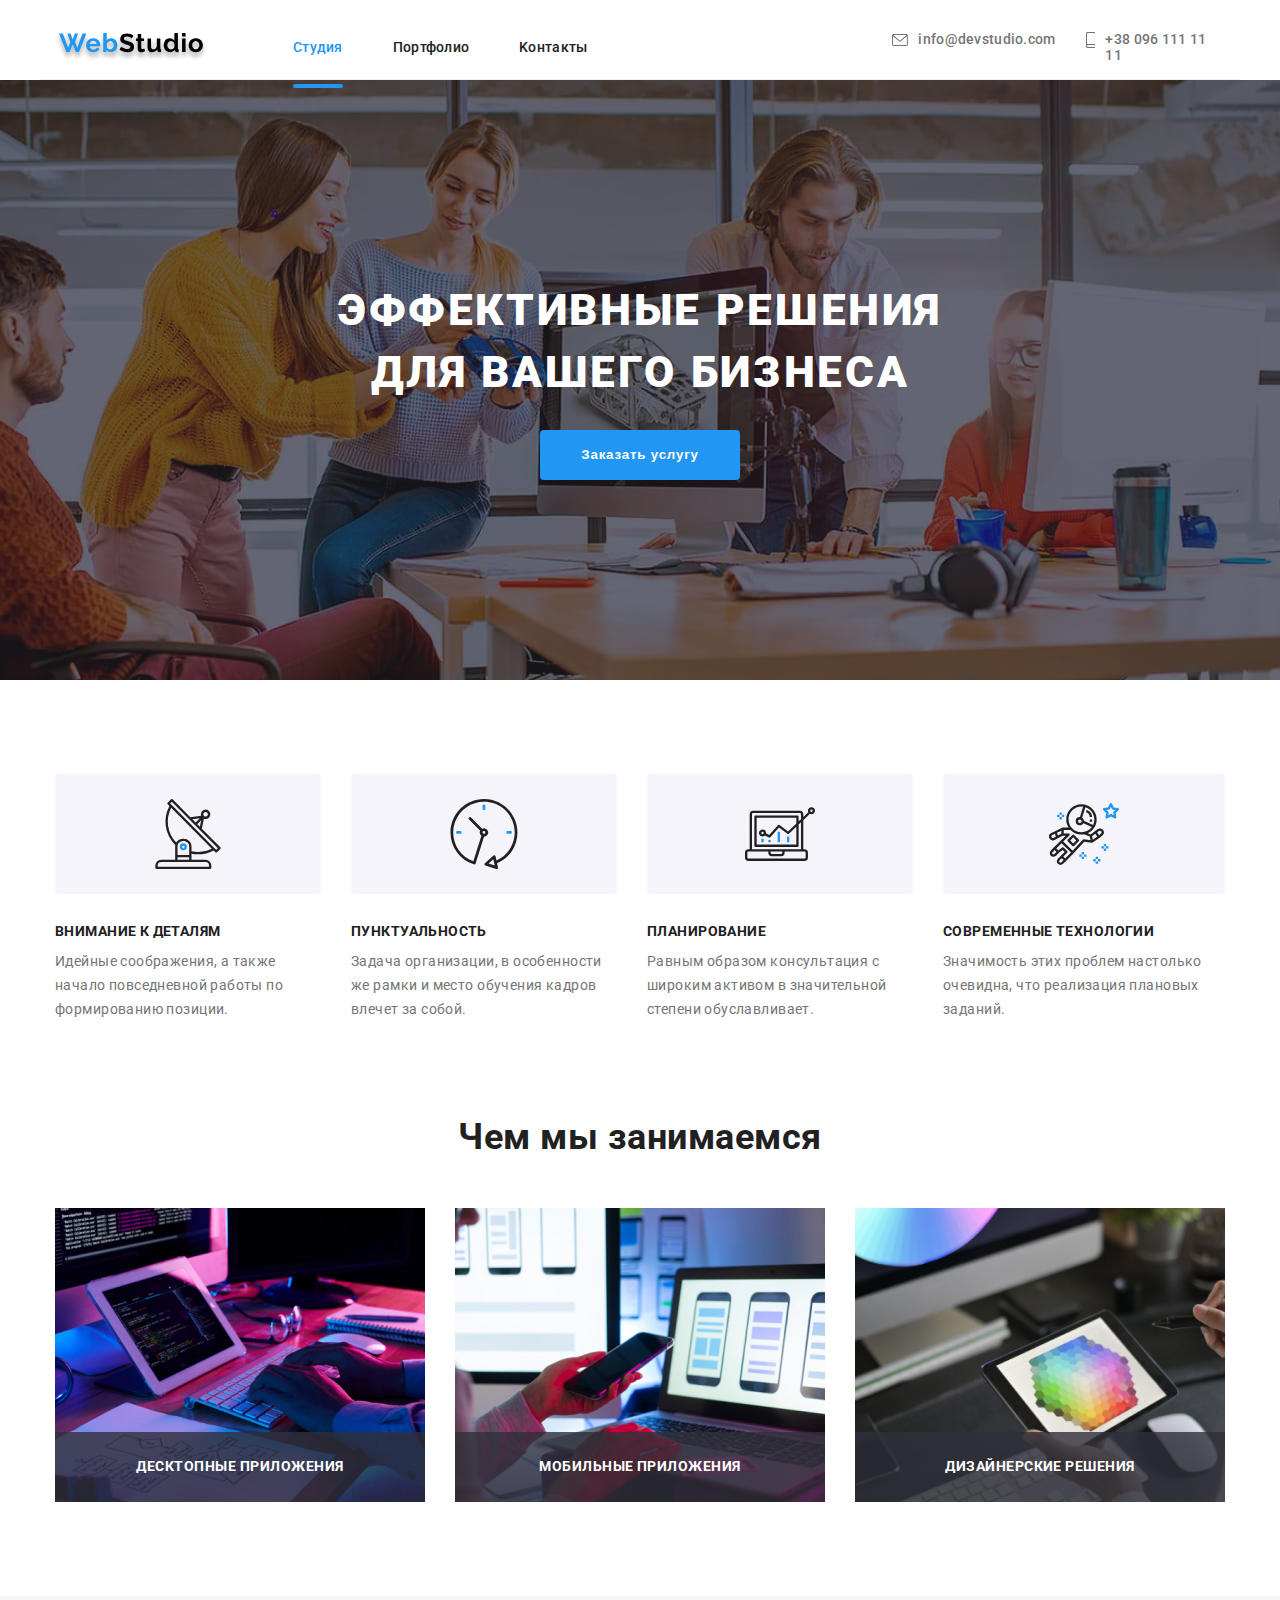
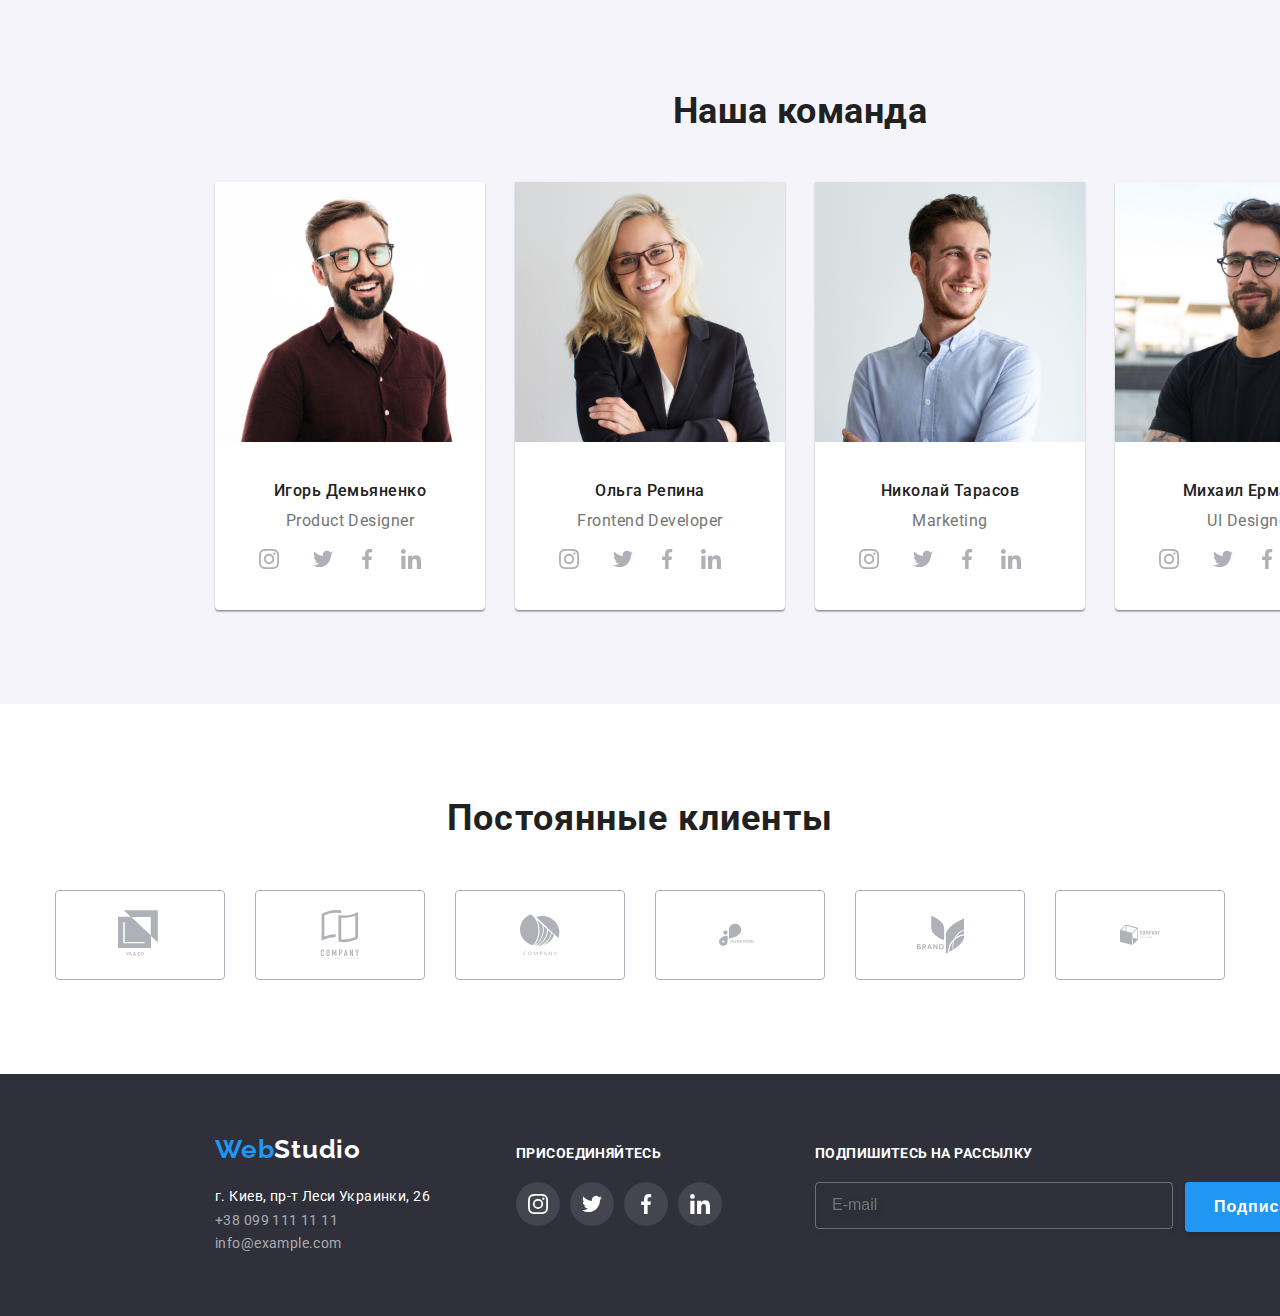
<file: index.html>
<!DOCTYPE html>
<html lang="ru">

  <head>
    <meta charset="UTF-8" />
    <meta name="viewport" content="width=device-width, initial-scale=1.0" />
    <link rel="stylesheet" href="./css/style.css">
    <link rel="preconnect" href="https://fonts.gstatic.com">
    <link href="https://fonts.googleapis.com/css2?family=Raleway:wght@700&family=Roboto:wght@400;500;700;900&display=swap" rel="stylesheet">
   
    <title>Студия</title>
  </head>

  <body>
     <!-- Шапка сайта -->
    <Header class="container">
        <nav class="main-nav">
            <a class="logo"> <img src="./images/WebStudio.svg" alt="logo"></a>
            <ul class="main-nav list">
                <li class="item"><a href="" class="link current">Студия</a></li>
                <li class="item"><a href="portfolio.html" class="link">Портфолио</a></li>
                <li class="item"><a href="" class="link">Kонтакты</a></li>
            </ul>
            <ul class="nav-contacts list">
                <li class="mail-item"><a href="mailto:info@devstudio.com" class="link">
                    <svg class="icon-envelope" width="16" height="12">
                        <use href="./images/svg-sprite.svg#envelope"></use>
                    </svg> info@devstudio.com</a></li>
                <li><a href="tel:+380961111111" class="link">
                    <svg class="icon-smartphone" width="10" height="16">
                        <use href="./images/svg-sprite.svg#smartphone"></use>
                    </svg> +38 096 111 11 11</a></li>
             </ul>
        </nav>
    </Header>
        <!-- Hero-->
        <section class="hero overlay">
            <h1 class="hero-title">Эффективные решения для вашего бизнеса</h1>
            <button class="hero-button" type="button" data-modal-open>Заказать услугу</button>
            <!--<a href="" class="hero-link">Заказать услугу</a>-->
        </section>
    <Main>
        <!--Основной контент-->
        <Section class="section">
            <!-- <h2></h2> -->
            <ul class="section-list">
                <li class="item">
                    <h3>Внимание к деталям</h3>
                    <p>Идейные соображения, а также начало повседневной работы по формированию позиции.</p>
                </li>
                <li class="item">
                    <h3>Пунктуальность</h3>
                    <p>Задача организации, в особенности же рамки и место обучения кадров влечет за собой.</p>
                </li>
                <li class="item">
                    <h3>Планирование</h3>
                    <p>Равным образом консультация с широким активом в значительной степени обуславливает.</p>
                </li>
                <li class="item">
                    <h3>Современные технологии</h3>
                    <p>Значимость этих проблем настолько очевидна, что реализация плановых заданий.</p>
                </li>
            </ul>
        </Section>
        <!-- block about us -->
        <section class="section">
            <div class="block">
                <h2 class="about-us">Чем мы занимаемся</h2>
                <ul class="images">
                    <li class="thumb">
                    <img class="link-image" src="./images/box 1.jpg" alt="photo 1" width="370">
                    <p class="label">Десктопные приложения</p>
                    </li>
                    <li class="thumb">
                    <img class="link-image" src="./images/box 2.jpg" alt="photo 2" width="370">
                    <p class="label">Мобильные приложения</p>
                    </li>
                    <li class="thumb">
                    <img class="link-image" src="./images/box 3.jpg" alt="photo 3" width="370">
                    <p class="label">Дизайнерские решения</p>
                    </li>
                </ul>
            </div>
        </section>
        <!-- block team -->
        <section class="our-team">
            <div class="section">
                <h2 class="team-title">Наша команда</h2>
                <ul class="team-list">
                    <li class="team-members-card">
                        <img src="./images/team-card-1.jpg" alt="Игорь Демьяненко" width="270" Height="260px">
                         <h3 class="team-member">Игорь Демьяненко</h3>
                         <p class="team-position">Product Designer</p>
                         <ul class="social-accounts">
                            <li class="social-item">
                                <a class="links" href="">
                                    <svg class="icon">
                                        <use href="./images/svg-sprite.svg#instagram"></use>
                                    </svg>
                                </a>
                            </li>
                            <li>
                                <a class="links" href="">
                                    <svg class="icon">
                                        <use href="./images/svg-sprite.svg#twitter"></use>
                                    </svg>
                                </a>
                            </li>
                            <li>
                                <a class="links" href="">
                                    <svg class="icon">
                                        <use href="./images/svg-sprite.svg#facebook"></use>
                                    </svg>
                                </a>
                            </li>
                            <li>
                                <a class="links" href="">
                                    <svg class="icon">
                                        <use href="./images/svg-sprite.svg#linkedin"></use>
                                    </svg>
                                </a>
                            </li>
                        </ul>
                    </li>
                     <li class="team-members-card">
                         <img src="./images/team-card-2.jpg" alt="Ольга Репина" width="270" Height="260px">
                        <h3 class="team-member">Ольга Репина</h3>
                        <p class="team-position">Frontend Developer</p>
                        <ul class="social-accounts">
                            <li class="social-item">
                                <a class="links" href="">
                                    <svg class="icon">
                                        <use href="./images/svg-sprite.svg#instagram"></use>
                                    </svg>
                                </a>
                            </li>
                            <li>
                                <a class="links" href="">
                                    <svg class="icon">
                                        <use href="./images/svg-sprite.svg#twitter"></use>
                                    </svg>
                                </a>
                            </li>
                            <li>
                                <a class="links" href="">
                                    <svg class="icon">
                                        <use href="./images/svg-sprite.svg#facebook"></use>
                                    </svg>
                                </a>
                            </li>
                            <li>
                                <a class="links" href="">
                                    <svg class="icon">
                                        <use href="./images/svg-sprite.svg#linkedin"></use>
                                    </svg>
                                </a>
                            </li>
                        </ul>
                    </li>
                <li class="team-members-card">
                         <img src="./images/team-card-3.jpg" alt="Николай Тарасов" width="270" Height="260px">
                    
                         <h3 class="team-member">Николай Тарасов</h3>
                         <p class="team-position">Marketing</p>
                        <ul class="social-accounts">
                            <li class="social-item">
                                <a class="links" href="">
                                    <svg class="icon">
                                        <use href="./images/svg-sprite.svg#instagram"></use>
                                    </svg>
                                </a>
                            </li>
                            <li>
                                <a class="links" href="">
                                    <svg class="icon">
                                        <use href="./images/svg-sprite.svg#twitter"></use>
                                    </svg>
                                </a>
                            </li>
                            <li>
                                <a class="links" href="">
                                    <svg class="icon">
                                        <use href="./images/svg-sprite.svg#facebook"></use>
                                    </svg>
                                </a>
                            </li>
                            <li>
                                <a class="links" href="">
                                    <svg class="icon">
                                        <use href="./images/svg-sprite.svg#linkedin"></use>
                                    </svg>
                                </a>
                            </li>
                        </ul> 
                 </li>
                 <li class="team-members-card">    
                     <img src="./images/team-card-4.jpg" alt="Михаил Ермаков" width="270" Height="260px">
                     <h3 class="team-member">Михаил Ермаков</h3>
                     <p class="team-position">UI Designer</p>
                    <ul class="social-accounts">
                        <li class="social-item">
                            <a class="links" href="">
                                <svg class="icon">
                                    <use href="./images/svg-sprite.svg#instagram"></use>
                                </svg>
                            </a>
                        </li>
                        <li>
                            <a class="links" href="">
                                <svg class="icon">
                                    <use href="./images/svg-sprite.svg#twitter"></use>
                                </svg>
                            </a>
                        </li>
                        <li>
                            <a class="links" href="">
                                <svg class="icon">
                                    <use href="./images/svg-sprite.svg#facebook"></use>
                                </svg>
                            </a>
                        </li>
                        <li>
                            <a class="links" href="">
                                <svg class="icon">
                                    <use href="./images/svg-sprite.svg#linkedin"></use>
                                </svg>
                            </a>
                        </li>
                    </ul>
                 </li>
             </ul>
        </div>
        </section>   

        <!-- Постоянные клиенты -->
        <section class="section">
            <div class="clients">
                <h2 class="title">Постоянные клиенты</h2>
                <ul class="clients-links">
                    <li>
                        <a class="link" href="">
                            <svg class="clients-icon" width="44" height="49">
                                <use href="./images/svg-sprite.svg#logo-1"></use>
                            </svg>
                        </a>
                    </li>
                    <li>
                        <a class="link" href="">
                            <svg class="clients-icon" height="49.235" width="44.27">
                                <use href="./images/svg-sprite.svg#logo-2"></use>
                            </svg>
                        </a>
                    </li>
                    <li>
                        <a class="link" href="">
                            <svg class="clients-icon" height="52" width="40">
                                <use href="./images/svg-sprite.svg#logo-3"></use>
                            </svg>
                        </a>
                    </li>
                    <li>
                        <a class="link" href="">
                            <svg class="clients-icon" height="80" width="42">
                                <use href="./images/svg-sprite.svg#logo-4"></use>
                            </svg>
                        </a>
                    </li>
                    <li>
                        <a class="link" href="">
                            <svg class="clients-icon" height="59" width="47">
                                <use href="./images/svg-sprite.svg#logo-5"></use>
                            </svg></a>
                    </li>
                    <li>
                        <a class="link" href="">
                            <svg class="clients-icon" height="52" width="40">
                                <use href="./images/svg-sprite.svg#logo-6"></use>
                            </svg>
                        </a>
                    </li>
        
                </ul>
            </div>
        </section>
    </Main>

       <!--block Footer-->
    <Footer class="footer">
        <div class="section align">
            <div class="contacts">
            <a href="./index.html" class="logo">
                <span class="accent">Web</span>Studio
            </a>
            <address>
                <ul class="address list">
                    <li><a href="#" class="address">г. Киев, пр-т Леси Украинки, 26</a></li>
                    <li><a href="tel:+380991111111" class="link">+38 099 111 11 11</a></li>
                    <li><a href="mailto:info@devstudio.com" class="link">info@example.com</a></li>
                </ul>
            </address>
            </div>
            <div class="join-in-contacts">
                <div class="sign-in">
                    <h3>присоединяйтесь</h3>
                    <ul class="social-media">
                        <li class="item">
                            <a href=""></a>
                        </li>
                        <li class="item">
                            <a href=""></a>
                        </li>
                        <li class="item">
                            <a href=""></a>
                        </li>
                        <li class="item">
                            <a href=""></a>
                        </li>
                    </ul>
                </div>
            </div>

            <div class="subscribe">
                <div class="sign-in">
                    <h3>Подпишитесь на рассылку</h3>
                </div>
                <form class="form-subscribe">
                    <label class="subscribe-field">
                        <input class="subscribe-input" type="email" name="email" placeholder="E-mail">
                    </label>
                    <button class="subscribe-btn" type="submit">Подписаться
                        <svg class="send-icon" width="24" height="24">
                            <use href="./images/svg-sprite.svg#icon-icon-send"></use>
                        </svg>
                    </button>
                </form>
            </div>
        </div>
    </Footer>
    
    <!-- Modal window -->

    <div class="backdrop is-hidden" data-modal>
        <div class="modal">
            <button class="close-btn" data-modal-close>
                <svg class="close-icon" width="18" height="18">
                    <use href="./images/svg-sprite.svg#icon-close-black"></use>
                </svg>
            </button>
            <form class="form-modal js-speaker-form">
                <b class="form-title">Оставьте свои данные, мы вам перезвоним</b>
                <label class="form-field">
                    <span>Имя</span>
                    <input class="form-input" type="text" name="name">
                    <svg class="icon-person" width="18" height="18">
                        <use href="./images/svg-sprite.svg#icon-person-black"></use>
                    </svg>
                </label>
            
                <label class="form-field">
                    <span>Телефон</span>
                    <input class="form-input" type="tel" name="telephone">
                    <svg class="icon-person" width="18" height="18">
                        <use href="./images/svg-sprite.svg#icon-phone-black"></use>
                    </svg>
                </label>
            
                <label class="form-field">
                    <span>Почта</span>
                    <input class="form-input" type="email" name="email">
                    <svg class="icon-person" width="18" height="18">
                        <use href="./images/svg-sprite.svg#icon-email-black"></use>
                    </svg>
                </label>
            
                <label class="form-field">
                    <span>Комментарий</span>
                    <textarea class="comment" name="comment" placeholder="Введите текст"></textarea>
                </label>
            
                <label class="accept-field">
                    <input class="checkbox" type="checkbox" name="accept" value="text">
                    <span class="icon-check"></span>
                    Соглашаюсь с рассылкой и принимаю
                    <a class="checkbox-link" href="" target="_blank"> Условия договора</a>
                </label>
            
                <div class="button-submit">
                    <button class="send-btn" type="submit">Отправить</button>
                </div>
            </form>
        </div>
    </div>
    <script src="./js/modal.js"></script>
  </body>
</html>
</file>
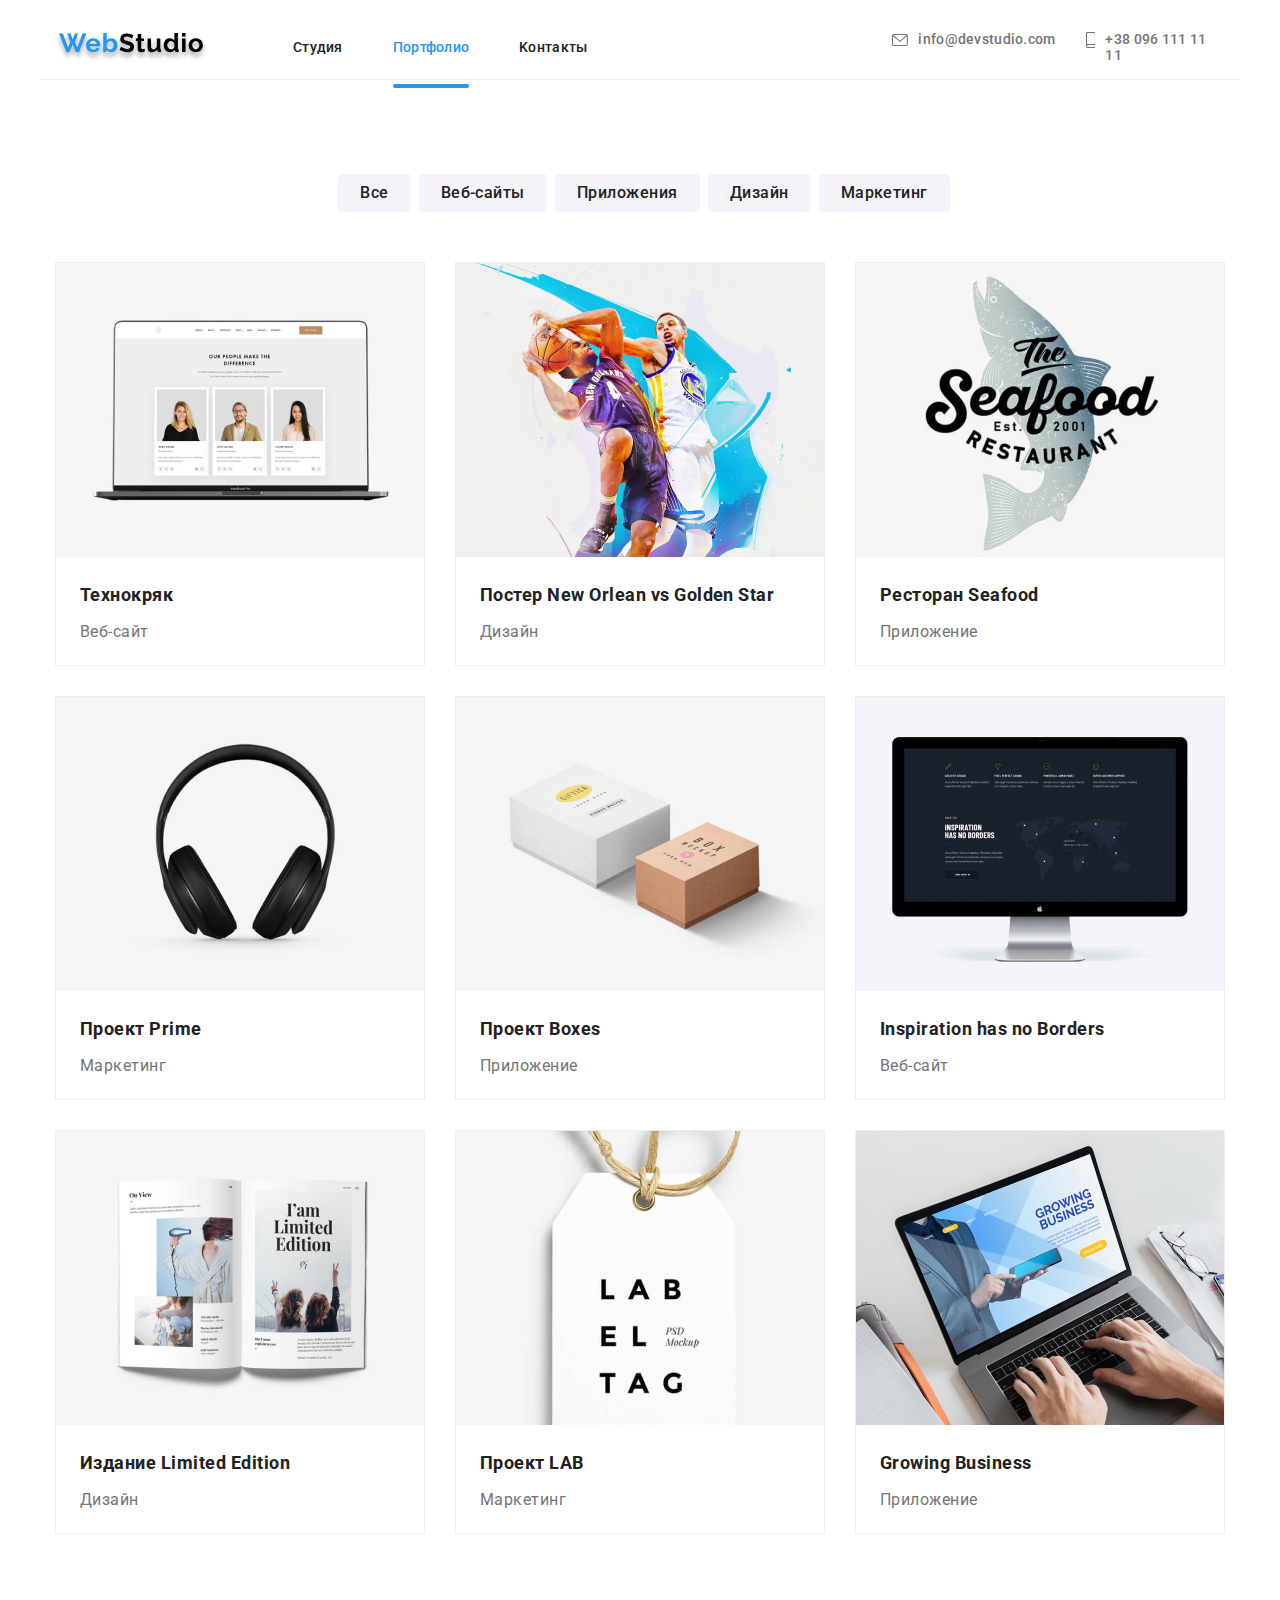
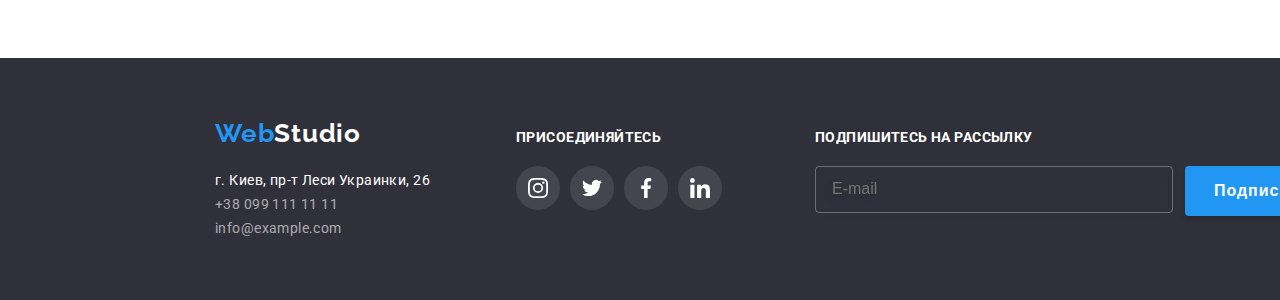
<file: portfolio.html>
<!DOCTYPE html>
<html lang="ru">
    <head>
        <meta charset="UTF-8" />
        <meta name="viewport" content="width=device-width, initial-scale=1.0" />
        <link rel="stylesheet" href="./css/style.css">
        <link rel="preconnect" href="https://fonts.gstatic.com">
        <link href="https://fonts.googleapis.com/css2?family=Raleway:wght@700&family=Roboto:wght@400;500;700;900&display=swap" rel="stylesheet">
        <title>Студия</title>
    </head>

    <body>  
        <!-- Шапка сайта -->
        <Header class="container">
            <nav class="main-nav">
                <a class="logo"> <img src="./images/WebStudio.svg" alt="logo"></a>
                <ul class="main-nav list">
                    <li class="item"><a href="index.html" class="link">Студия</a></li>
                    <li class="item"><a href="" class="link current">Портфолио</a></li>
                    <li class="item"><a href="" class="link">Kонтакты</a></li>
                </ul>
                <ul class="nav-contacts list">
                    <li class="mail-item"><a href="mailto:info@devstudio.com" class="link">
                            <svg class="icon-envelope" width="16" height="12">
                                <use href="./images/svg-sprite.svg#envelope"></use>
                            </svg> info@devstudio.com</a></li>
                    <li><a href="tel:+380961111111" class="link">
                            <svg class="icon-smartphone" width="10" height="16">
                                <use href="./images/svg-sprite.svg#smartphone"></use>
                            </svg> +38 096 111 11 11</a></li>
                </ul>
            </nav>
        </Header>

        <main>
            <!-- portfolio-products -->
            <section class="portfolio">
            <div class="section">
                <div class="buttons-list">
            <!-- <h2> Наши продукты </h2> -->
                <ul class="nav-products">
                    <li><button type="button" class="but-item">Все</button></li>
                    <li><button type="button" class="but-item">Веб-сайты</button></li>
                    <li><button type="button" class="but-item">Приложения</button></li>
                    <li><button type="button" class="but-item">Дизайн</button></li>
                    <li><button type="button" class="but-item">Маркетинг</button></li>
                </ul>
                </div>
            
                <ul class="products list">
                    <li class="products-cards">
                        <a href="" class="link-card">
                            <div class="overlay-products">
                            <img class="link-image" src="./images/prod-1.jpg" alt="Веб-сайт" width="370">
                            <p class="description">Технокряк это современная площадка распространения коронавируса. Компании используют эту
                                платформу для цифрового шпионажа и атак на защищённые сервера конкурентов.</p>
                            </div>
                            <div class="text">
                            <h2 class="product-title">Технокряк</h2>
                            <p class="product-item">Веб-сайт</p>
                            </div>
                        </a>
                    </li>
                    <li class="products-cards">
                        <a href="" class="link-card">
                            <div class="overlay-products">
                            <img class="link-image" src="./images/prod-2.jpg" alt="Дизайн постера" width="370">
                            <p class="description">Технокряк это современная площадка распространения коронавируса. Компании используют эту
                                платформу для цифрового шпионажа и атак на защищённые сервера конкурентов.</p>
                            </div>
                                <div class="text">
                            <h2 class="product-title">Постер New Orlean vs Golden Star</h2>
                            <p class="product-item">Дизайн</p>
                            </div>
                        </a>
                    </li>
                    <li class="products-cards">
                        <a href="" class="link-card">
                            <div class="overlay-products">
                            <img class="link-image" src="./images/prod-3.jpg" alt="Лого ресторана" width="370">
                            <p class="description">Технокряк это современная площадка распространения коронавируса. Компании используют эту
                                платформу для цифрового шпионажа и атак на защищённые сервера конкурентов.</p>
                            </div>
                                <div class="text">
                            <h2 class="product-title">Ресторан Seafood</h2>
                            <p class="product-item">Приложение</p>
                            </div>
                        </a>
                    </li>
                    <li class="products-cards">
                        <a href="" class="link-card">
                            <div class="overlay-products">
                            <img class="link-image" src="./images/prod-4.jpg" alt="Наушники" width="370">
                            <p class="description">Технокряк это современная площадка распространения коронавируса. Компании используют эту
                                платформу для цифрового шпионажа и атак на защищённые сервера конкурентов.</p>
                            </div>
                                <div class="text">
                            <h2 class="product-title">Проект Prime</h2>
                            <p class="product-item">Маркетинг</p>
                            </div>
                        </a>
                    </li>
                    <li class="products-cards">
                        <a href="" class="link-card">
                            <div class="overlay-products">
                            <img class="link-image" src="./images/prod-5.jpg" alt="Картонные коробки" width="370">
                            <p class="description">Технокряк это современная площадка распространения коронавируса. Компании используют эту
                                платформу для цифрового шпионажа и атак на защищённые сервера конкурентов.</p>
                            </div>
                                <div class="text">
                            <h2 class="product-title">Проект Boxes</h2>
                            <p class="product-item">Приложение</p>
                            </div>
                        </a>
                    </li>
                    <li class="products-cards">
                        <a href="" class="link-card">
                            <div class="overlay-products">
                            <img class="link-image" src="./images/prod-6.jpg" alt="Веб-сайт на мониторе" width="370">
                            <p class="description">Технокряк это современная площадка распространения коронавируса. Компании используют эту
                                платформу для цифрового шпионажа и атак на защищённые сервера конкурентов.</p>
                            </div>
                                <div class="text">
                            <h2 class="product-title">Inspiration has no Borders</h2>
                            <p class="product-item">Веб-сайт</p>
                            </div>
                        </a>
                    </li>
                    <li class="products-cards">
                        <a href="" class="link-card">
                            <div class="overlay-products">
                            <img class="link-image" src="./images/prod-7.jpg" alt="Журнал" width="370">
                            <p class="description">Технокряк это современная площадка распространения коронавируса. Компании используют эту
                                платформу для цифрового шпионажа и атак на защищённые сервера конкурентов.</p>
                            </div>

                            <div class="text">
                            <h2 class="product-title">Издание Limited Edition</h2>
                            <p class="product-item">Дизайн</p>
                            </div>
                        </a>
                    </li>
                    <li class="products-cards">
                        <a href="" class="link-card">
                            <div class="overlay-products">
                            <img class="link-image" src="./images/prod-8.jpg" alt="Бирка Lable" width="370">
                            <p class="description">Технокряк это современная площадка распространения коронавируса. Компании используют эту
                                платформу для цифрового шпионажа и атак на защищённые сервера конкурентов.</p>
                            </div>

                            <div class="text">
                            <h2 class="product-title">Проект LAB</h2>
                            <p class="product-item">Маркетинг</p>
                            </div>
                        </a>
                    </li>
                    <li class="products-cards">
                        <a href="" class="link-card">
                         <div class="overlay-products">
                            <img class="link-image" src="./images/prod-9.jpg" alt="Приложение на ноуте" width="370">
                            <p class="description">Технокряк это современная площадка распространения коронавируса. Компании используют эту
                                платформу для цифрового шпионажа и атак на защищённые сервера конкурентов.</p>
                            </div>

                            <div class="text">
                            <h2 class="product-title">Growing Business</h2>
                            <p class="product-item">Приложение</p>
                            </div>
                        </a>
                    </li>
                </ul>
            </div>
            </section>
        </main>
     <!--block Footer-->
        <Footer class="footer">
            <div class="section align">
                <div class="contacts">
                    <a href="./index.html" class="logo">
                        <span class="accent">Web</span>Studio
                    </a>
                    <address>
                        <ul class="address list">
                            <li><a href="#" class="address">г. Киев, пр-т Леси Украинки, 26</a></li>
                            <li><a href="tel:+380991111111" class="link">+38 099 111 11 11</a></li>
                            <li><a href="mailto:info@devstudio.com" class="link">info@example.com</a></li>
                        </ul>
                    </address>
                </div>
                <div class="join-in-contacts">
                    <div class="sign-in">
                        <h3>присоединяйтесь</h3>
                        <ul class="social-media">
                            <li class="item">
                                <a href=""></a>
                            </li>
                            <li class="item">
                                <a href=""></a>
                            </li>
                            <li class="item">
                                <a href=""></a>
                            </li>
                            <li class="item">
                                <a href=""></a>
                            </li>
                        </ul>
                    </div>
                </div>
        
                <div class="subscribe">
                    <div class="sign-in">
                        <h3>Подпишитесь на рассылку</h3>
                    </div>
                    <form class="form-subscribe">
                        <label class="subscribe-field">
                            <input class="subscribe-input" type="email" name="email" placeholder="E-mail">
                        </label>
                        <button class="subscribe-btn" type="submit">Подписаться
                            <svg class="send-icon" width="24" height="24">
                                <use href="./images/svg-sprite.svg#icon-icon-send"></use>
                            </svg>
                        </button>
                    </form>
                </div>
            </div>
        </Footer>
    </body>
</html>
</file>
<file: css/style.css>
/* Primary color #757575 */
/* Secondary color #212121 */
/* Active color #2196f3 */
/* Primary background color #E5E5E5 */
/* Secondary background color #F5F4FA */

*,
*::after,
*::before {
  margin: 0;
  padding: 0;
  box-sizing: inherit;
}

html {
  box-sizing: border-box;
}

:root {
  --primary-text-color: #757575;
  --secondary-text-color: #212121;
  --active-color: #2196f3;
  --primary-background-color: #e5e5e5;
  --secondary-background-color: #f5f4fa;
  --color-white: #ffffff;
  --color-secondary-grey: rgba(255, 255, 255, 0.6);
  --background-button-tab: #f5f4fa;
  --background-dark: #2f303a;
  --border-light-color: #eeeeee;
  --icon-color: #afb1b8;
}

body {
  background-color: var(--color-white);
  color: var(--primary-text-color);
  font-family: Roboto, sans-serif;
  letter-spacing: 0.03em;
}

a {
  text-decoration: none;
}

ul,
li {
  list-style-type: none;
}
.container {
  width: 1200px;
  height: 80px;
  margin-left: auto;
  margin-right: auto;
  padding-right: 15px;
  padding-left: 15px;
  border-bottom: 1px solid var(--border-light-color);
}

.logo {
  width: 145px;
  height: 31px;
  margin-top: 25px;
  margin-bottom: 24px;
  cursor: pointer;
}

.main-nav {
  display: flex;
  align-items: center;
}

.main-nav .item {
  margin-right: 50px;
}

.main-nav .item:first-child {
  margin-left: 93px;
}

.main-nav .item:last-child {
  margin-right: 0px;
}

.main-nav .link {
  position: relative;
  padding-bottom: 32px;
  padding-top: 32px;
  font-weight: 500;
  font-size: 14px;
  line-height: 1.14;
  letter-spacing: 0.02em;
  color: var(--secondary-text-color);

  transition: color 250ms cubic-bezier(0.4, 0, 0.2, 1);
}

.main-nav .link.current::after {
  content: "";
  position: absolute;
  bottom: 0;
  left: 0;

  display: block;
  width: 100%;
  height: 4px;
  border-radius: 2px;
  background-color: var(--active-color);

  transition: color 250ms cubic-bezier(0.4, 0, 0.2, 1),
    transform 250ms cubic-bezier(0.4, 0, 0.2, 1);
}

.main-nav .link.current:hover::after {
  transform: scaleX(0.5);
}

.main-nav .link:hover,
.main-nav .link:focus,
.main-nav .link:active {
  color: var(--active-color);
}

.main-nav .link.current {
  color: var(--active-color);
}

.main-nav .nav-contacts {
  display: flex;
}

.nav-contacts {
  margin-left: 305px;
}

.mail-item {
  margin-right: 30px;
}

.nav-contacts .link {
  font-weight: 500;
  font-size: 14px;
  line-height: 1.14;
  letter-spacing: 0.02em;
  color: var(--primary-text-color);
  display: flex;
  margin-left: auto;

  transition: color 250ms cubic-bezier(0.4, 0, 0.2, 1);
}

.nav-contacts .link:hover,
.nav-contacts .link:focus,
.main-nav .link:active {
  color: var(--active-color);
}

.icon-envelope {
  margin-right: 10px;
  fill: currentColor;
  width: 16px;
  height: 16px;
}

.icon-smartphone {
  margin-right: 10px;
  fill: currentColor;
  width: 10px;
  height: 16px;
}

h2,
h3 {
  color: var(--secondary-text-color);
}

.hero {
  background-color: var(--background-dark);
  color: var(--color-white);
  max-width: 1600px;
  height: 600px;
  text-align: center;
  margin-bottom: 94px;
  padding-top: 200px;
  padding-bottom: 280px;
}

.overlay {
  background-image: linear-gradient(
      to right,
      rgba(47, 48, 58, 0.4),
      rgba(47, 48, 58, 0.4)
    ),
    url(../images/hero.jpg);
  width: 100%;
  height: 600px;
  margin-left: auto;
  margin-right: auto;
  background-size: cover;
  background-repeat: no-repeat;
  background-position: center;
}

.hero-title {
  display: block;
  font-weight: 900;
  width: 696px;
  height: 120px;
  font-size: 44px;
  line-height: 1.4;
  letter-spacing: 0.06em;
  text-transform: uppercase;
  margin: 0 auto;
}

.hero-button {
  color: var(--color-white);
  background-color: var(--active-color);
  display: inline-block;
  align-items: center;
  margin: 30px auto 0;
  font-weight: 700;
  line-height: 1.87;
  letter-spacing: 0.06em;
  border: none;
  border-radius: 4px;
  min-width: 200px;
  height: 50px;
  padding: 10px 32px;
}

/* Modal window */

.is-hidden {
  opacity: 0;
  pointer-events: none;
  visibility: hidden;
}

.backdrop {
  position: fixed;
  top: 0;
  left: 0;
  width: 100%;
  height: 100%;
  background-color: rgba(0, 0, 0, 0.2);
  opacity: 1;
  transition: opacity 250ms cubic-bezier(0.4, 0, 0.2, 1);
}

.backdrop.is-hidden .modal {
  transform: translate(-50%, -50%) scale(0.9);
}

.modal {
  position: absolute;
  top: 50%;
  left: 50%;

  min-height: 581px;
  min-width: 528px;
  background-color: var(--color-white);
  box-shadow: 0px 1px 3px rgba(0, 0, 0, 0.12), 0px 1px 1px rgba(0, 0, 0, 0.14),
    0px 2px 1px rgba(0, 0, 0, 0.2);
  border-radius: 4px;

  transform: translate(-50%, -50%) scale(1);
  transition: transform 250ms cubic-bezier(0.4, 0, 0.2, 1);
}

.modal .close-btn {
  display: flex;
  justify-content: center;
  align-items: center;
  position: absolute;
  top: 8px;
  right: 8px;
  width: 30px;
  height: 30px;
  border-radius: 50%;
  background-color: var(--color-white);
  border: 1px solid rgba(0, 0, 0, 0.1);
  transition: fill 250ms cubic-bezier(0.4, 0, 0.2, 1);
}

.modal .close-btn:hover {
  fill: var(--active-color);
}

.form-modal {
  margin-left: auto;
  margin-right: auto;
  padding: 40px;
}

.form-title {
  display: inline-block;
  margin-bottom: 12px;
  font-size: 20px;
  line-height: 1.15;
  text-align: center;
  letter-spacing: 0.03em;
  color: var(--secondary-text-color);
}

.form-field {
  position: relative;
  display: flex;
  flex-direction: column;
  margin-bottom: 10px;
}

.form-modal span {
  margin-bottom: 4px;
  font-size: 12px;
  line-height: 1.16;
  letter-spacing: 0.01em;
  color: var(--primary-text-color);
}

.form-modal .form-input {
  margin: 0;
  padding: 12px 12px 12px 42px;
  border: 1px solid rgba(33, 33, 33, 0.2);
  box-sizing: border-box;
  border-radius: 4px;
  cursor: pointer;
  transition: border-color 250ms cubic-bezier(0.4, 0, 0.2, 1);
}

.form-field .icon-person {
  position: absolute;
  top: 50%;
  left: 12px;
  transition: fill 250ms cubic-bezier(0.4, 0, 0.2, 1);
}

.form-input:focus ~ .icon-person,
.form-input:focus {
  outline: none;
  fill: var(--active-color);
  border-color: var(--active-color);
}

.form-field .comment {
  width: 448px;
  height: 120px;
  margin: 0;
  margin-bottom: 10px;
  padding: 12px 16px;
  border: 1px solid rgba(33, 33, 33, 0.2);
  box-sizing: border-box;
  border-radius: 4px;
  resize: none;
  transition: border-color 250ms cubic-bezier(0.4, 0, 0.2, 1);
}

.form-input::placeholder {
  font-size: 12px;
  line-height: 14px;
  letter-spacing: 0.01em;
  color: rgba(117, 117, 117, 0.5);
}

.comment:focus {
  outline: none;
  border-color: var(--active-color);
}

.accept-field {
  display: flex;
  justify-content: center;
  align-items: center;
  margin-bottom: 30px;
  font-size: 14px;
  line-height: 1.71;
  letter-spacing: 0.03em;
  color: var(--primary-text-color);
  cursor: pointer;
}

.accept-field input[type="checkbox"] {
  /* скрываем стандартный чекбокс */
  margin-right: 8.4px;
  position: absolute;
  width: 1px;
  height: 1px;
  margin: -1px;
  clip: rect(0 0 0 0);
}

.icon-check {
  display: inline-block;
  width: 16px;
  height: 15px;
  margin-right: 7px;
  border: 2px solid #2a2a2a;
  border-radius: 4px;
}

.checkbox:checked + .icon-check {
  background-size: contain;
  background-position: center;
  border-color: var(--active-color);
  background-color: var(--active-color);
  background-image: url("../images/icon-check.svg");
  background-origin: border-box;
  transition: background-color 250ms cubic-bezier(0.4, 0, 0.2, 1);
}

.accept-field .checkbox-link {
  display: contents;
  text-decoration-line: underline;
  color: var(--active-color);
}

.button-submit {
  display: flex;
  justify-content: center;
}

.send-btn {
  padding: 10px 55px;
  border: none;
  width: 200px;
  font-weight: bold;
  font-size: 16px;
  line-height: 1.88;
  text-align: center;
  letter-spacing: 0.06em;
  color: var(--color-white);
  background-color: var(--active-color);
  box-shadow: 0px 4px 4px rgba(0, 0, 0, 0.15);
  border-radius: 4px;
  cursor: pointer;
  transition: background-color 250ms cubic-bezier(0.4, 0, 0.2, 1);
}

.send-btn:hover,
.send-btn:focus {
  background-color: #188ce8;
}

.section {
  width: 1200px;
  padding-left: 15px;
  padding-right: 15px;
  margin-left: auto;
  margin-right: auto;
}

.section-list {
  display: flex;
  justify-content: space-between;
  margin-bottom: 94px;
}

.section-list .item:not(:last-child) {
  margin-right: 30px;
  max-width: 266px;
}

.section-list .item::before {
  display: block;
  background-color: var(--secondary-background-color);
  content: "";
  height: 120px;
  background-repeat: no-repeat;
  background-position: center;
  border-radius: 4px;
  margin-bottom: 30px;
}

.section-list .item:nth-child(1)::before {
  background-image: url(../images/antenna.svg);
}

.section-list .item:nth-child(2)::before {
  background-image: url(../images/clock.svg);
}

.section-list .item:nth-child(3)::before {
  background-image: url(../images/diagram.svg);
}

.section-list .item:nth-child(4)::before {
  background-image: url(../images/astronaut.svg);
}

.section-list h3 {
  font-weight: 700;
  font-size: 14px;
  line-height: 1.14;
  letter-spacing: 0.03em;
  text-transform: uppercase;
  color: var(--secondary-text-color);
  margin-bottom: 10px;
}

.section-list p {
  font-weight: 400;
  font-size: 14px;
  line-height: 1.71;
  letter-spacing: 0.03em;
  color: var(--primary-text-color);
  box-sizing: border-box;
  padding: 0px;
}

.about-us,
.team-title {
  font-size: 36px;
  line-height: 1.17;
  text-align: center;
  margin-bottom: 50px;
}

.images {
  display: flex;
  justify-content: space-between;
}

.block {
  margin-bottom: 94px;
}

.thumb {
  position: relative;
}

.link-image {
  display: block;
  height: auto;
}

.thumb > .label {
  display: inline-block;
  position: absolute;
  left: 0;
  bottom: 0;
  width: 370px;
  height: 70px;
  margin: 0;
  padding: 27px 0;
  text-transform: uppercase;
  font-weight: bold;
  font-size: 14px;
  line-height: 1.14;
  text-align: center;
  color: var(--color-white);
  background-color: rgba(47, 48, 58, 0.8);
}

/* block team  */

.our-team {
  padding-top: 94px;
  background-color: var(--secondary-background-color);
  min-width: 1600px;
  padding-bottom: 94px;
  margin-left: auto;
  margin-right: auto;
}

.team-list {
  display: flex;
  justify-content: space-between;
  align-items: center;
  margin-left: auto;
  margin-right: auto;
}

.team-members-card {
  width: 270px;
  height: 428px;
  border: transparent;
  box-shadow: 0px 1px 3px rgba(0, 0, 0, 0.12), 0px 1px 1px rgba(0, 0, 0, 0.14),
    0px 2px 1px rgba(0, 0, 0, 0.2);
  border-radius: 0px 0px 4px 4px;
  text-align: center;
  background-color: var(--color-white);
  cursor: pointer;
}

.team-member {
  font-weight: 500;
  font-size: 16px;
  line-height: 1.9;
  color: var(--secondary-text-color);
  margin-top: 30px;
}

.team-position {
  font-size: 16px;
  line-height: 1.9;
}

.social-accounts {
  display: flex;
  margin-left: 32px;
  margin-right: 32px;
  padding-bottom: 30px;
  width: 206px;
  height: 44px;
}

.social-item {
  display: flex;
  justify-content: space-between;
  margin-right: 10px;
}

.social-item:last-child {
  margin-right: 0px;
}

.social-accounts .links {
  display: flex;
  justify-content: center;
  align-items: center;
  width: 44px;
  height: 44px;
  color: var(--icon-color);
}

.social-accounts .links:hover,
.social-accounts .links:focus {
  background-color: var(--active-color);
  border-radius: 50%;
  color: var(--color-white);
}

.links .icon {
  display: block;
  flex-direction: row;
  width: 20px;
  height: 20px;
  fill: currentColor;
}

/* Постоянные клиенты */
.clients {
  padding-top: 94px;
  padding-bottom: 94px;
}

.clients .title {
  font-weight: 700;
  font-size: 36px;
  line-height: 1.16;
  text-align: center;
  letter-spacing: 0.03em;
  color: var(--secondary-text-color);
  margin-bottom: 50px;
}

.clients-links {
  display: flex;
  justify-content: space-between;
}

.clients-links .link {
  display: flex;
  height: 90px;
  width: 170px;
  border-radius: 4px;
  border: 1px solid;
  cursor: pointer;
  align-items: center;
  justify-content: center;
  color: var(--icon-color);
}

.clients-links .link:hover,
.clients-links .link:focus {
  color: var(--active-color);
}

.clients-icon {
  display: block;
  fill: currentColor;
}

/* Footer */
.footer {
  background-color: var(--background-dark);
  min-width: 1600px;
  display: flex;
  padding-top: 60px;
  padding-bottom: 60px;
  margin-left: auto;
  margin-right: auto;
  align-items: center;
}

.align {
  display: flex;
  align-items: baseline;
}

.contacts {
  width: 231px;
  margin-right: 70px;
}

.accent {
  font-family: "Raleway", sans-serif;
  font-style: normal;
  font-weight: 700;
  font-size: 26px;
  line-height: 1.19;
  letter-spacing: 0.03em;
  color: var(--active-color);
}

.logo {
  font-family: "Raleway", sans-serif;
  font-style: normal;
  font-weight: 700;
  font-size: 26px;
  line-height: 31px;
  letter-spacing: 0.03em;
  color: var(--color-white);
}
.footer .address {
  font-style: normal;
  font-weight: 400;
  font-size: 14px;
  line-height: 1.7;
  letter-spacing: 0.03em;
  color: var(--color-white);
  margin-top: 20px;
}

.link {
  display: block;
  font-style: normal;
  font-weight: 400;
  font-size: 14px;
  line-height: 1.7;
  letter-spacing: 0.03em;
  color: rgba(255, 255, 255, 0.6);
}

.join-in-contacts {
  display: inline-flex;
  margin-top: 12px;
  width: 206px;
  height: 80px;
}
.sign-in h3 {
  font-family: inherit;
  font-style: normal;
  font-weight: 700;
  font-size: 14px;
  line-height: 1.14;
  letter-spacing: 0.03em;
  text-transform: uppercase;
  color: #ffffff;
  display: block;
  height: 16px;
  margin-bottom: 20px;
}

.social-media {
  display: flex;
  justify-content: space-between;
}
.social-media .item {
  display: block;
  flex-direction: row;
  width: 44px;
  height: 44px;
  background-color: rgba(255, 255, 255, 0.1);
  border-radius: 50%;
  background-position: center;
  background-repeat: no-repeat;
  margin-right: 10px;
  margin-left: 0px;
  padding-left: 0px;
  cursor: pointer;
}

.social-media .item:last-child {
  margin-right: 0px;
}

.social-media .item:nth-child(1) {
  background-image: url(../images/instagram-1.svg);
}

.social-media .item:nth-child(2) {
  background-image: url(../images/twitter-1.svg);
}

.social-media .item:nth-child(3) {
  background-image: url(../images/facebook-1.svg);
}

.social-media .item:nth-child(4) {
  background-image: url(../images/linkedin-1.svg);
}

.social-media .item:hover {
  background-color: var(--active-color);
}

.subscribe {
  margin-left: 93px;
}

.form-subscribe {
  display: flex;
  justify-content: start;
  width: 570px;
}

.subscribe-field {
  position: relative;
}

.subscribe-input {
  display: flex;
  width: 358px;
  padding: 15px 16px;
  margin-right: 12px;
  border: 1px solid rgba(255, 255, 255, 0.3);
  filter: drop-shadow(0px 4px 4px rgba(0, 0, 0, 0.15));
  border-radius: 4px;
  background-color: inherit;
  color: var(--primary-text-color);
}

.subscribe-input::placeholder {
  font-size: 16px;
  line-height: 1.25;
}

.subscribe-btn {
  position: relative;
  padding: 10px 62px 10px 29px;
  display: inline-block;
  min-width: 200px;
  font-weight: bold;
  font-size: 16px;
  line-height: 1.88;
  text-align: center;
  letter-spacing: 0.06em;
  color: var(--color-white);
  background-color: var(--active-color);
  box-shadow: 0px 4px 4px rgba(0, 0, 0, 0.15);
  border-radius: 4px;
  cursor: pointer;
  border: none;
}

.send-icon {
  position: absolute;
  right: 28px;
  top: 13px;
}

/* portfolio style */

.portfolio {
  margin-bottom: 94px;
  margin-top: 94px;
}

.buttons-list {
  display: flex;
  flex-direction: row;
  justify-content: center;
}

.nav-products {
  display: flex;
  flex-direction: row;
  justify-content: center;
}

.nav-products .but-item {
  margin-bottom: 50px;
  margin-left: 8px;
  padding: 6px 22px;
  font-family: inherit;
  height: 38px;
  left: 576px;
  top: 174px;
  background: var(--background-button-tab);
  border-radius: 4px;
  border-style: none;
  font-weight: 500;
  font-size: 16px;
  line-height: 26px;
  text-align: center;
  letter-spacing: 0.03em;
  color: var(--secondary-text-color);
  cursor: pointer;
  transition: background-color 250ms cubic-bezier(0.4, 0, 0.2, 1),
    color 250ms cubic-bezier(0.4, 0, 0.2, 1);
}

.buttons-list .but-item:hover,
.buttons-list .but-item:focus {
  background-color: var(--active-color);
  color: var(--color-white);
}

.products {
  display: flex;
  flex-wrap: wrap;
}

.products .products-cards {
  margin-right: 30px;
  margin-bottom: 30px;
  width: 370px;
  height: 404px;
  background: var(--color-white);
  border: 1px solid var(--border-light-color);
  box-sizing: border-box;
}

.products .products-cards:hover {
  box-shadow: 0px 1px 1px rgba(0, 0, 0, 0.12), 0px 4px 4px rgba(0, 0, 0, 0.06),
    1px 4px 6px rgba(0, 0, 0, 0.16);
  border-left: 1px solid var(--border-light-color);
  border-right: 1px solid var(--border-light-color);
  border-bottom: 1px solid var(--border-light-color);
}

.products .products-cards:nth-child(3n) {
  margin-right: 0px;
}

.products .products-cards:nth-last-child(-n + 3) .products h2 {
  font-weight: 700;
  font-size: 18px;
  line-height: 2;
  letter-spacing: 0.06em;
  color: var(--primary-text-color);
}
.products .product-item {
  font-weight: 400;
  font-size: 16px;
  line-height: 1.87;
  letter-spacing: 0.03em;
  color: var(--primary-text-color);
  margin-top: 4px;
}

.products .product-title {
  font-weight: 700px;
  font-size: 18px;
  line-height: 2;
}

.products .text {
  padding: 20px 24px;
}

.link-image {
  display: block;
  height: auto;
}
.overlay-products {
  position: relative;
  overflow: hidden;
}

.description {
  position: absolute;
  top: 0;
  left: 0;

  width: 100%;
  height: 100%;
  margin: 0;
  padding: 63px 24px;
  font-size: 18px;
  line-height: 1.56;
  color: var(--color-white);
  background-color: rgba(33, 150, 243, 0.9);

  transform: translateY(100%);
  transition: transform 250ms cubic-bezier(0.4, 0, 0.2, 1);
}

.link-card {
  display: block;
}

.link-card:hover .description,
.link-card:focus .description {
  opacity: 1;
  transform: translateY(0);
}
</file>
